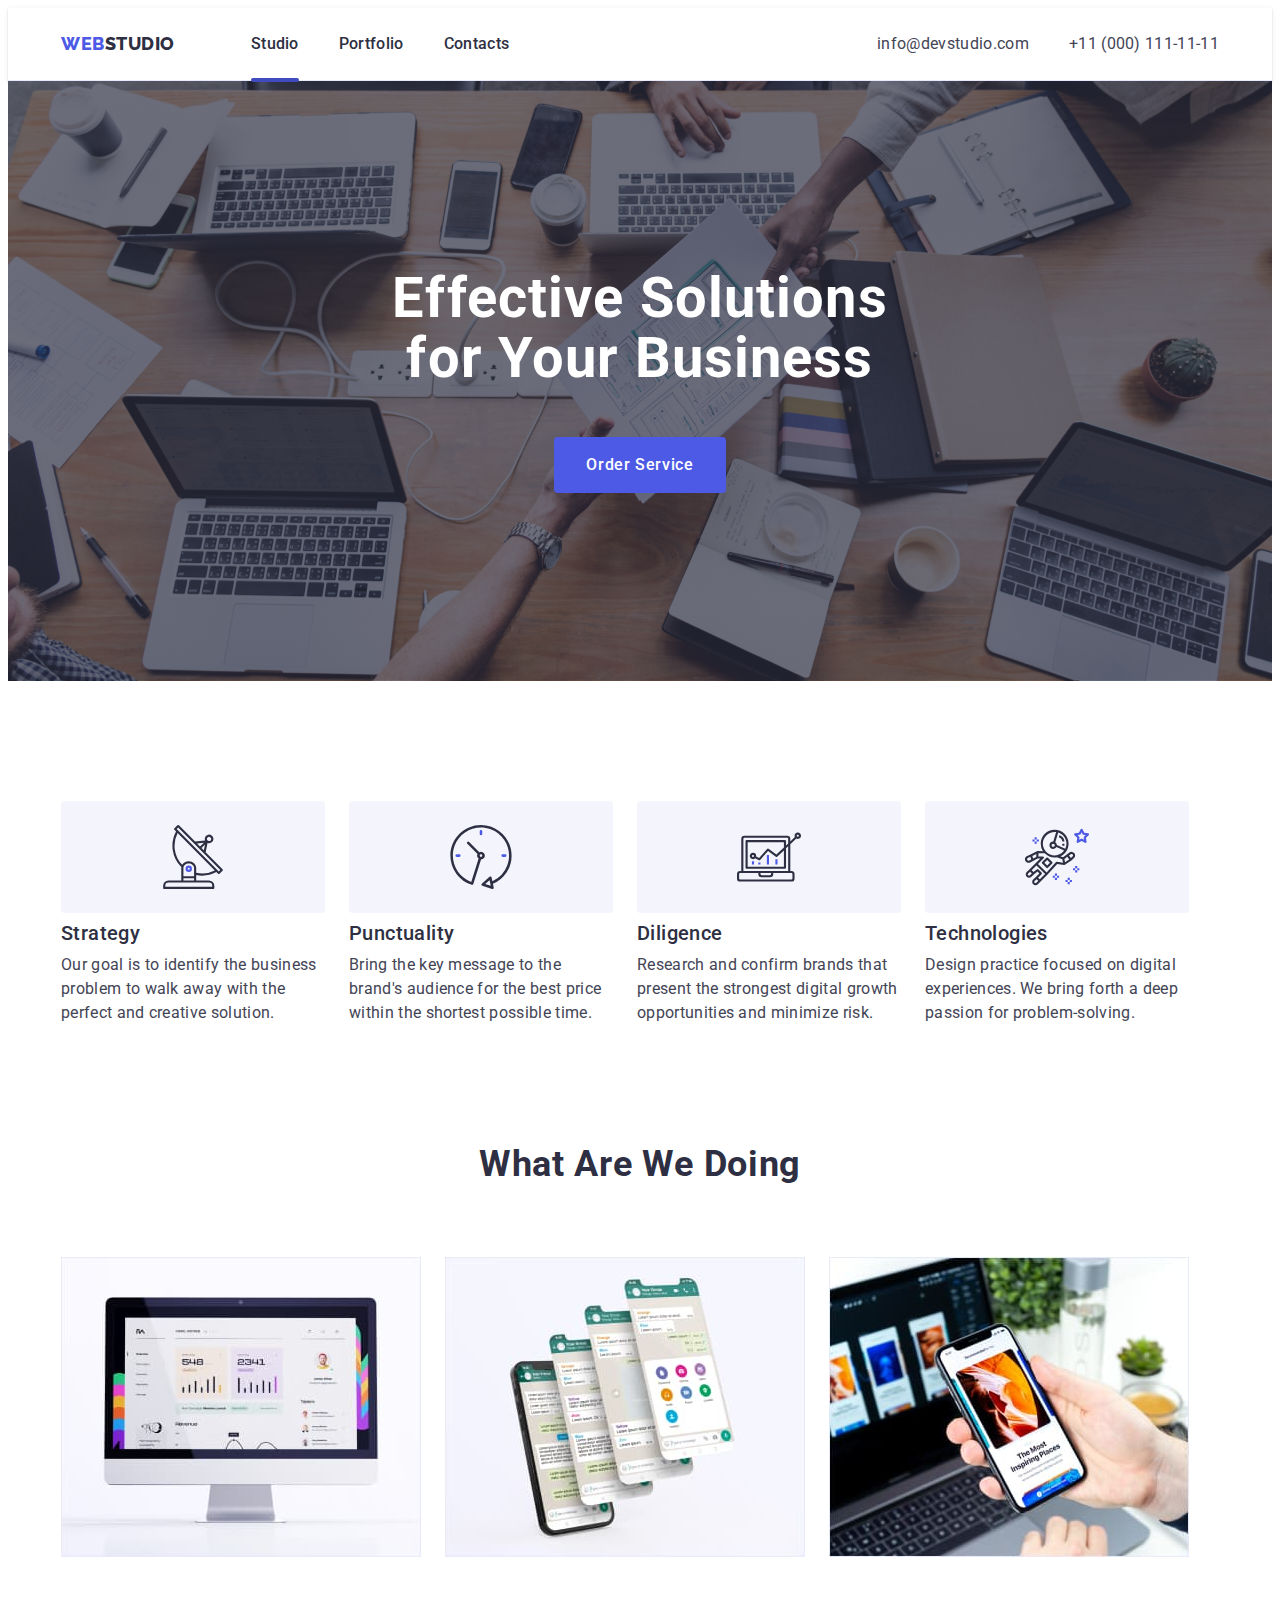
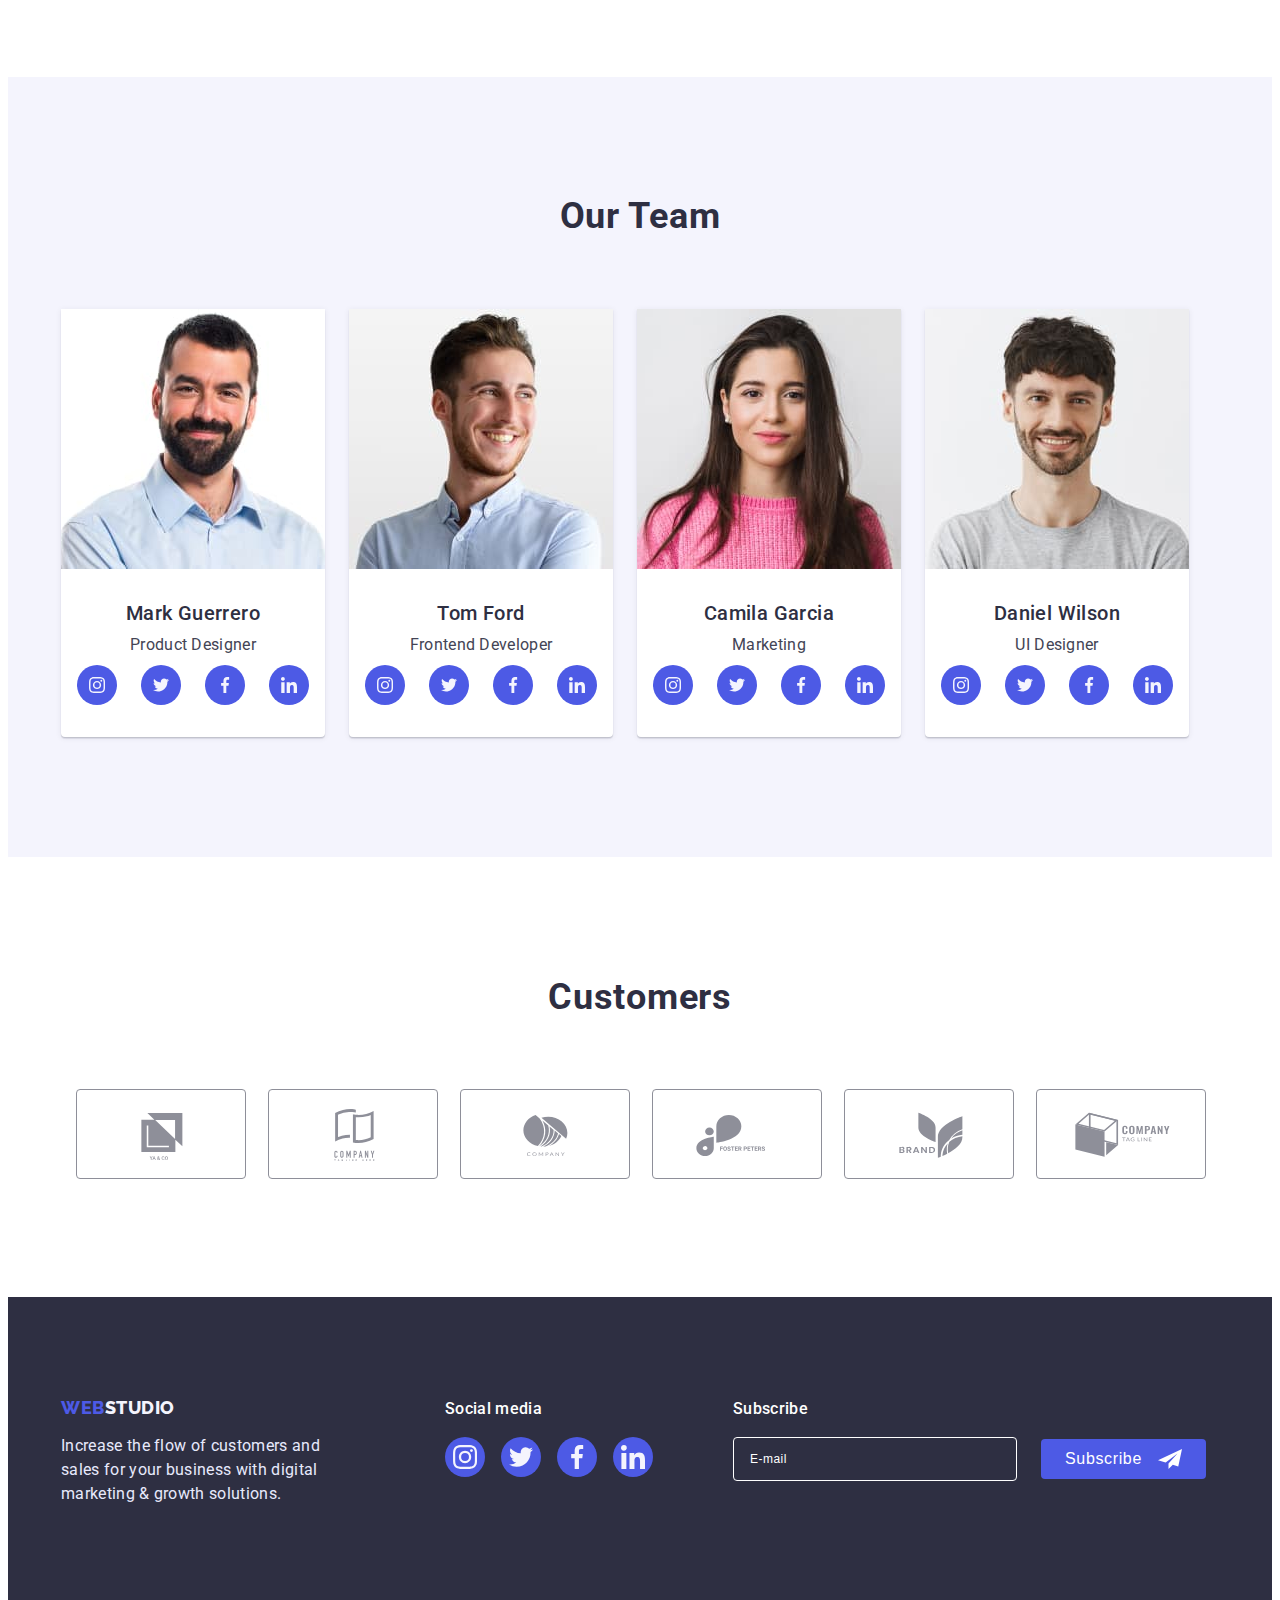
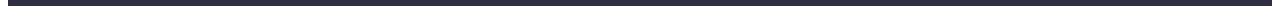
<file: index.html>
<!DOCTYPE html>
<html lang="en">
  <head>
    <meta charset="UTF-8" />
    <meta http-equiv="X-UA-Compatible" content="IE=edge" />
    <meta name="viewport" content="width=device-width, initial-scale=1.0" />
    <title>WEBSTUDIO</title>
    <link rel="preconnect" href="https://fonts.googleapis.com" />
    <link rel="preconnect" href="https://fonts.gstatic.com" crossorigin />
    <link
      href="https://fonts.googleapis.com/css2?family=Raleway:wght@800&family=Roboto:wght@400;500;700;900&display=swap"
      rel="stylesheet"
    />

    <link
      rel="stylesheet"
      href="https://cdnjs.cloudflare.com/ajax/libs/modern-normalize/1.1.0/modern-normalize.min.css"
      integrity="sha512-wpPYUAdjBVSE4KJnH1VR1HeZfpl1ub8YT/NKx4PuQ5NmX2tKuGu6U/JRp5y+Y8XG2tV+wKQpNHVUX03MfMFn9Q=="
      crossorigin="anonymous"
      referrerpolicy="no-referrer"
    />

    <link rel="stylesheet" href="./css/styles.css" />
  </head>

  <body>
    <!-- Site header -->
    <header class="header">
      <div class="container header-container">
        <nav class="header-navigation">
          <a class="logo-top link" href="./index.html">Web<span class="logo-top-second">Studio</span> </a>
          <ul class="header-list list">
            <li class="header-item"><a class="header-link menu-link link act-studio" href="./index.html">Studio</a></li>
            <li class="header-item"><a class="header-link menu-link link" href="./portfolio.html">Portfolio</a></li>
            <li class="header-item"><a class="header-link menu-link link" href="">Contacts</a></li>
          </ul>
        </nav>

        <address class="header-address">
          <ul class="header-address-list list">
            <li class="header-item">
              <a class="header-link adress-info link" href="mailto:info@devstudio.com">info@devstudio.com</a>
            </li>
            <li class="header-item">
              <a class="header-link adress-info link" href="tel:+110001111111">+11 (000) 111-11-11</a>
            </li>
          </ul>
        </address>
      </div>
    </header>

    <main>
      <!-- Hero image -->
      <section class="hero">
        <div class="container">
          <h1 class="hero-title">Effective Solutions for Your Business</h1>
          <button class="hero-botton" type="button" data-modal-open>Order Service</button>
        </div>
      </section>

      <!-- Advantages -->
      <section class="advantage section">
        <div class="container">
          <!--<h2 hidden temporarily -->
          <h2 class="hidden-header visually-hidden">Our advantages</h2>
          <ul class="advantage-list list">
            <li class="advantage-item">
              <div class="icon-box">
                <svg class="icon">
                  <use href="./images/sprite.svg#icon-about-antenna"></use>
                </svg>
              </div>
              <h3 class="advantage-item-title">Strategy</h3>
              <p class="advantage-item-text">
                Our goal is to identify the business problem to walk away with the perfect and creative solution.
              </p>
            </li>
            <li class="advantage-item">
              <div class="icon-box">
                <svg class="icon">
                  <use href="./images/sprite.svg#icon-about-clock"></use>
                </svg>
              </div>
              <h3 class="advantage-item-title">Punctuality</h3>
              <p class="advantage-item-text">
                Bring the key message to the brand's audience for the best price within the shortest possible time.
              </p>
            </li>
            <li class="advantage-item">
              <div class="icon-box">
                <svg class="icon">
                  <use href="./images/sprite.svg#icon-about-diagram"></use>
                </svg>
              </div>
              <h3 class="advantage-item-title">Diligence</h3>
              <p class="advantage-item-text">
                Research and confirm brands that present the strongest digital growth opportunities and minimize risk.
              </p>
            </li>
            <li class="advantage-item">
              <div class="icon-box">
                <svg class="icon">
                  <use href="./images/sprite.svg#icon-about-astronaut"></use>
                </svg>
              </div>
              <h3 class="advantage-item-title">Technologies</h3>
              <p class="advantage-item-text">
                Design practice focused on digital experiences. We bring forth a deep passion for problem-solving.
              </p>
            </li>
          </ul>
        </div>
      </section>

      <!-- What are we doing -->
      <section class="doing">
        <!-- not section only padding-bottom -->
        <!-- section-->
        <div class="container">
          <h2 class="doing-title">What are we doing</h2>
          <ul class="doing-list list">
            <li class="doing-item">
              <img src="./images/img1_we_doing.jpg" alt="Desktop app" width="360" height="300" />
            </li>
            <li class="doing-item">
              <img src="./images/img2_we_doing.jpg" alt="Mobile app" width="360" height="300" />
            </li>
            <li class="doing-item">
              <img src="./images/img3_we_doing.jpg" alt="Design solutions" width="360" height="300" />
            </li>
          </ul>
        </div>
      </section>

      <!-- Our Team -->
      <section class="team section">
        <div class="container">
          <h2 class="team-title">Our Team</h2>
          <ul class="team-list list">
            <li class="team-item">
              <img src="./images/team_card1.jpg" alt="Mark Guerrero's photo" width="264" height="260" />
              <div class="team-item-description">
                <h3 class="team-item-title">Mark Guerrero</h3>
                <p class="team-item-text">Product Designer</p>
                <ul class="team-soc-list list">
                  <li class="team-soc-item">
                    <a href="" class="team-soc-link link">
                      <svg class="team-soc-icon">
                        <use href="./images/sprite.svg#icon-icon-instagram"></use>
                      </svg>
                    </a>
                  </li>
                  <li class="team-soc-item">
                    <a href="" class="team-soc-link link">
                      <svg class="team-soc-icon">
                        <use href="./images/sprite.svg#icon-icon-twitter"></use>
                      </svg>
                    </a>
                  </li>
                  <li class="team-soc-item">
                    <a href="" class="team-soc-link link">
                      <svg class="team-soc-icon">
                        <use href="./images/sprite.svg#icon-icon-facebook"></use>
                      </svg>
                    </a>
                  </li>
                  <li class="team-soc-item">
                    <a href="" class="team-soc-link link">
                      <svg class="team-soc-icon">
                        <use href="./images/sprite.svg#icon-icon-linkedin"></use>
                      </svg>
                    </a>
                  </li>
                </ul>
              </div>
            </li>
            <li class="team-item">
              <img src="./images/team_card2.jpg" alt="Tom Ford's photo" width="264" height="260" />
              <div class="team-item-description">
                <h3 class="team-item-title">Tom Ford</h3>
                <p class="team-item-text">Frontend Developer</p>
                <ul class="team-soc-list list">
                  <li class="team-soc-item">
                    <a href="" class="team-soc-link link">
                      <svg class="team-soc-icon">
                        <use href="./images/sprite.svg#icon-icon-instagram"></use>
                      </svg>
                    </a>
                  </li>
                  <li class="team-soc-item">
                    <a href="" class="team-soc-link link">
                      <svg class="team-soc-icon">
                        <use href="./images/sprite.svg#icon-icon-twitter"></use>
                      </svg>
                    </a>
                  </li>
                  <li class="team-soc-item">
                    <a href="" class="team-soc-link link">
                      <svg class="team-soc-icon">
                        <use href="./images/sprite.svg#icon-icon-facebook"></use>
                      </svg>
                    </a>
                  </li>
                  <li class="team-soc-item">
                    <a href="" class="team-soc-link link">
                      <svg class="team-soc-icon">
                        <use href="./images/sprite.svg#icon-icon-linkedin"></use>
                      </svg>
                    </a>
                  </li>
                </ul>
              </div>
            </li>
            <li class="team-item">
              <img src="./images/team_card3.jpg" alt="Camila Garcia's photo" width="264" height="260" />
              <div class="team-item-description">
                <h3 class="team-item-title">Camila Garcia</h3>
                <p class="team-item-text">Marketing</p>
                <ul class="team-soc-list list">
                  <li class="team-soc-item">
                    <a href="" class="team-soc-link link">
                      <svg class="team-soc-icon">
                        <use href="./images/sprite.svg#icon-icon-instagram"></use>
                      </svg>
                    </a>
                  </li>
                  <li class="team-soc-item">
                    <a href="" class="team-soc-link link">
                      <svg class="team-soc-icon">
                        <use href="./images/sprite.svg#icon-icon-twitter"></use>
                      </svg>
                    </a>
                  </li>
                  <li class="team-soc-item">
                    <a href="" class="team-soc-link link">
                      <svg class="team-soc-icon">
                        <use href="./images/sprite.svg#icon-icon-facebook"></use>
                      </svg>
                    </a>
                  </li>
                  <li class="team-soc-item">
                    <a href="" class="team-soc-link link">
                      <svg class="team-soc-icon">
                        <use href="./images/sprite.svg#icon-icon-linkedin"></use>
                      </svg>
                    </a>
                  </li>
                </ul>
              </div>
            </li>
            <li class="team-item">
              <img src="./images/team_card4.jpg" alt="Daniel Wilson's photo" width="264" height="260" />
              <div class="team-item-description">
                <h3 class="team-item-title">Daniel Wilson</h3>
                <p class="team-item-text">UI Designer</p>
                <ul class="team-soc-list list">
                  <li class="team-soc-item">
                    <a href="" class="team-soc-link link">
                      <svg class="team-soc-icon">
                        <use href="./images/sprite.svg#icon-icon-instagram"></use>
                      </svg>
                    </a>
                  </li>
                  <li class="team-soc-item">
                    <a href="" class="team-soc-link link">
                      <svg class="team-soc-icon">
                        <use href="./images/sprite.svg#icon-icon-twitter"></use>
                      </svg>
                    </a>
                  </li>
                  <li class="team-soc-item">
                    <a href="" class="team-soc-link link">
                      <svg class="team-soc-icon">
                        <use href="./images/sprite.svg#icon-icon-facebook"></use>
                      </svg>
                    </a>
                  </li>
                  <li class="team-soc-item">
                    <a href="" class="team-soc-link link">
                      <svg class="team-soc-icon">
                        <use href="./images/sprite.svg#icon-icon-linkedin"></use>
                      </svg>
                    </a>
                  </li>
                </ul>
              </div>
            </li>
          </ul>
        </div>
      </section>

      <!-- Customers -->
      <section class="customers section">
        <div class="container">
          <h2 class="customers-title">Customers</h2>
          <ul class="customers-list list">
            <li class="customers-item">
              <a href="" class="customers-link link">
                <svg class="customers-icon">
                  <use href="./images/sprite.svg#icon-logo-client1"></use>
                </svg>
              </a>
            </li>
            <li class="customers-item">
              <a href="" class="customers-link link">
                <svg class="customers-icon">
                  <use href="./images/sprite.svg#icon-logo-client2"></use>
                </svg>
              </a>
            </li>
            <li class="customers-item">
              <a href="" class="customers-link link">
                <svg class="customers-icon">
                  <use href="./images/sprite.svg#icon-logo-client3"></use>
                </svg>
              </a>
            </li>
            <li class="customers-item">
              <a href="" class="customers-link link">
                <svg class="customers-icon">
                  <use href="./images/sprite.svg#icon-logo-client4"></use>
                </svg>
              </a>
            </li>
            <li class="customers-item">
              <a href="" class="customers-link link">
                <svg class="customers-icon">
                  <use href="./images/sprite.svg#icon-logo-client5"></use>
                </svg>
              </a>
            </li>
            <li class="customers-item">
              <a href="" class="customers-link link">
                <svg class="customers-icon">
                  <use href="./images/sprite.svg#icon-logo-client6"></use>
                </svg>
              </a>
            </li>
          </ul>
        </div>
      </section>
    </main>

    <!-- Page Footer -->
    <footer class="footer">
      <div class="footer-container container">
        <div class="footer-logo">
          <a class="logo-bottom link" href="./index.html">Web<span class="logo-bottom-second">Studio</span></a>
          <p class="footer-text">
            Increase the flow of customers and sales for your business with digital marketing & growth solutions.
          </p>
        </div>
        <div class="footer-soc-media">
          <p class="footer-media-text">Social media</p>
          <ul class="footer-soc-list list">
            <li class="footer-soc-item">
              <a href="" class="footer-soc-link">
                <svg class="footer-soc-icon" width="24" height="24">
                  <use href="./images/sprite.svg#icon-icon-instagram"></use>
                </svg>
              </a>
            </li>
            <li class="footer-soc-item link">
              <a href="" class="footer-soc-link">
                <svg class="footer-soc-icon" width="24" height="24">
                  <use href="./images/sprite.svg#icon-icon-twitter"></use>
                </svg>
              </a>
            </li>
            <li class="footer-soc-item link">
              <a href="" class="footer-soc-link">
                <svg class="footer-soc-icon" width="24" height="24">
                  <use href="./images/sprite.svg#icon-icon-facebook"></use>
                </svg>
              </a>
            </li>
            <li class="footer-soc-item link">
              <a href="" class="footer-soc-link">
                <svg class="footer-soc-icon" width="24" height="24">
                  <use href="./images/sprite.svg#icon-icon-linkedin"></use>
                </svg>
              </a>
            </li>
          </ul>
        </div>

        <div class="subscribe">
          <p class="subscribe-text">Subscribe</p>
          <form class="subscribe-form">
            <label aria-labelledby="subscribe-email">
              <input type="email" name="user_email" class="subscribe-input" placeholder="E-mail" required />
            </label>
            <button type="submit" class="subscribe-btn">
              <span>Subscribe</span>
              <svg class="subscribe-svg" width="24" height="24">
                <use href="./images/sprite.svg#icon-subscr"></use>
              </svg>
            </button>
          </form>
        </div>

        <!--  <div class="footer-container container"> -->
      </div>
    </footer>

    <!-- Modal window -->
    <div class="backdrop is-hidden" data-modal>
      <!-- <div class="backdrop" data-modal> -->
      <div class="modal">
        <button class="modal-close-btn" type="button" data-modal-close>
          <svg class="close-btn-icon">
            <use href="./images/sprite.svg#icon-close-btn"></use>
          </svg>
        </button>

        <p class="modal-title">Leave your contacts and we will call you back</p>

        <form action="#" class="modal-form">
          <div class="modal-field">
            <label for="user-person" class="input-text">Name</label>
            <div class="input-wrap">
              <input
                type="text"
                name="user-person"
                id="user-person"
                class="modal-input"
                placeholder="Enter name"
                required
              />
              <svg class="modal-icon" width="18" height="18">
                <use href="./images/sprite.svg#icon-person"></use>
              </svg>
            </div>
          </div>

          <div class="modal-field">
            <label for="user-phone" class="input-text">Phone</label>
            <div class="input-wrap">
              <input
                type="tel"
                name="user-phone"
                id="user-phone"
                class="modal-input"
                placeholder="Enter phone"
                required
              />
              <svg class="modal-icon" width="18" height="24">
                <use href="./images/sprite.svg#icon-phone"></use>
              </svg>
            </div>
          </div>

          <div class="modal-field">
            <label for="user-email" class="input-text">Email</label>
            <div class="input-wrap">
              <input
                type="email"
                name="user-email"
                id="user-email"
                class="modal-input"
                placeholder="Enter email"
                required
              />
              <svg class="modal-icon" width="18" height="24">
                <use href="./images/sprite.svg#icon-email"></use>
              </svg>
            </div>
          </div>

          <div class="modal-field comment-text">
            <label class="input-text" for="user-text">Comment</label>
            <textarea name="user-text" id="user-text" class="modal-textarea" placeholder="Text input"></textarea>
          </div>

          <div class="modal-field">
            <input
              type="checkbox"
              name="privacy"
              id="privacy"
              class="input-chech visually-hidden"
              value="true"
              required
            />
            <label for="privacy" class="check-text">
              <span>
                <svg class="check-icon" width="10" height="8">
                  <use href="./images/sprite.svg#icon-checkbox"></use>
                </svg>
              </span>
              I accept the terms and conditions of the &nbsp;
              <a href="">
                <span class="policy">Privacy Policy</span>
              </a>
            </label>
          </div>

          <button type="submit" class="modal-form-batton">Send</button>
        </form>
        <!-- <div class="modal"> -->
      </div>
      <!-- <div class="backdrop" data-modal> -->
    </div>

    <script src="./js/modal.js"></script>
  </body>
</html>
</file>
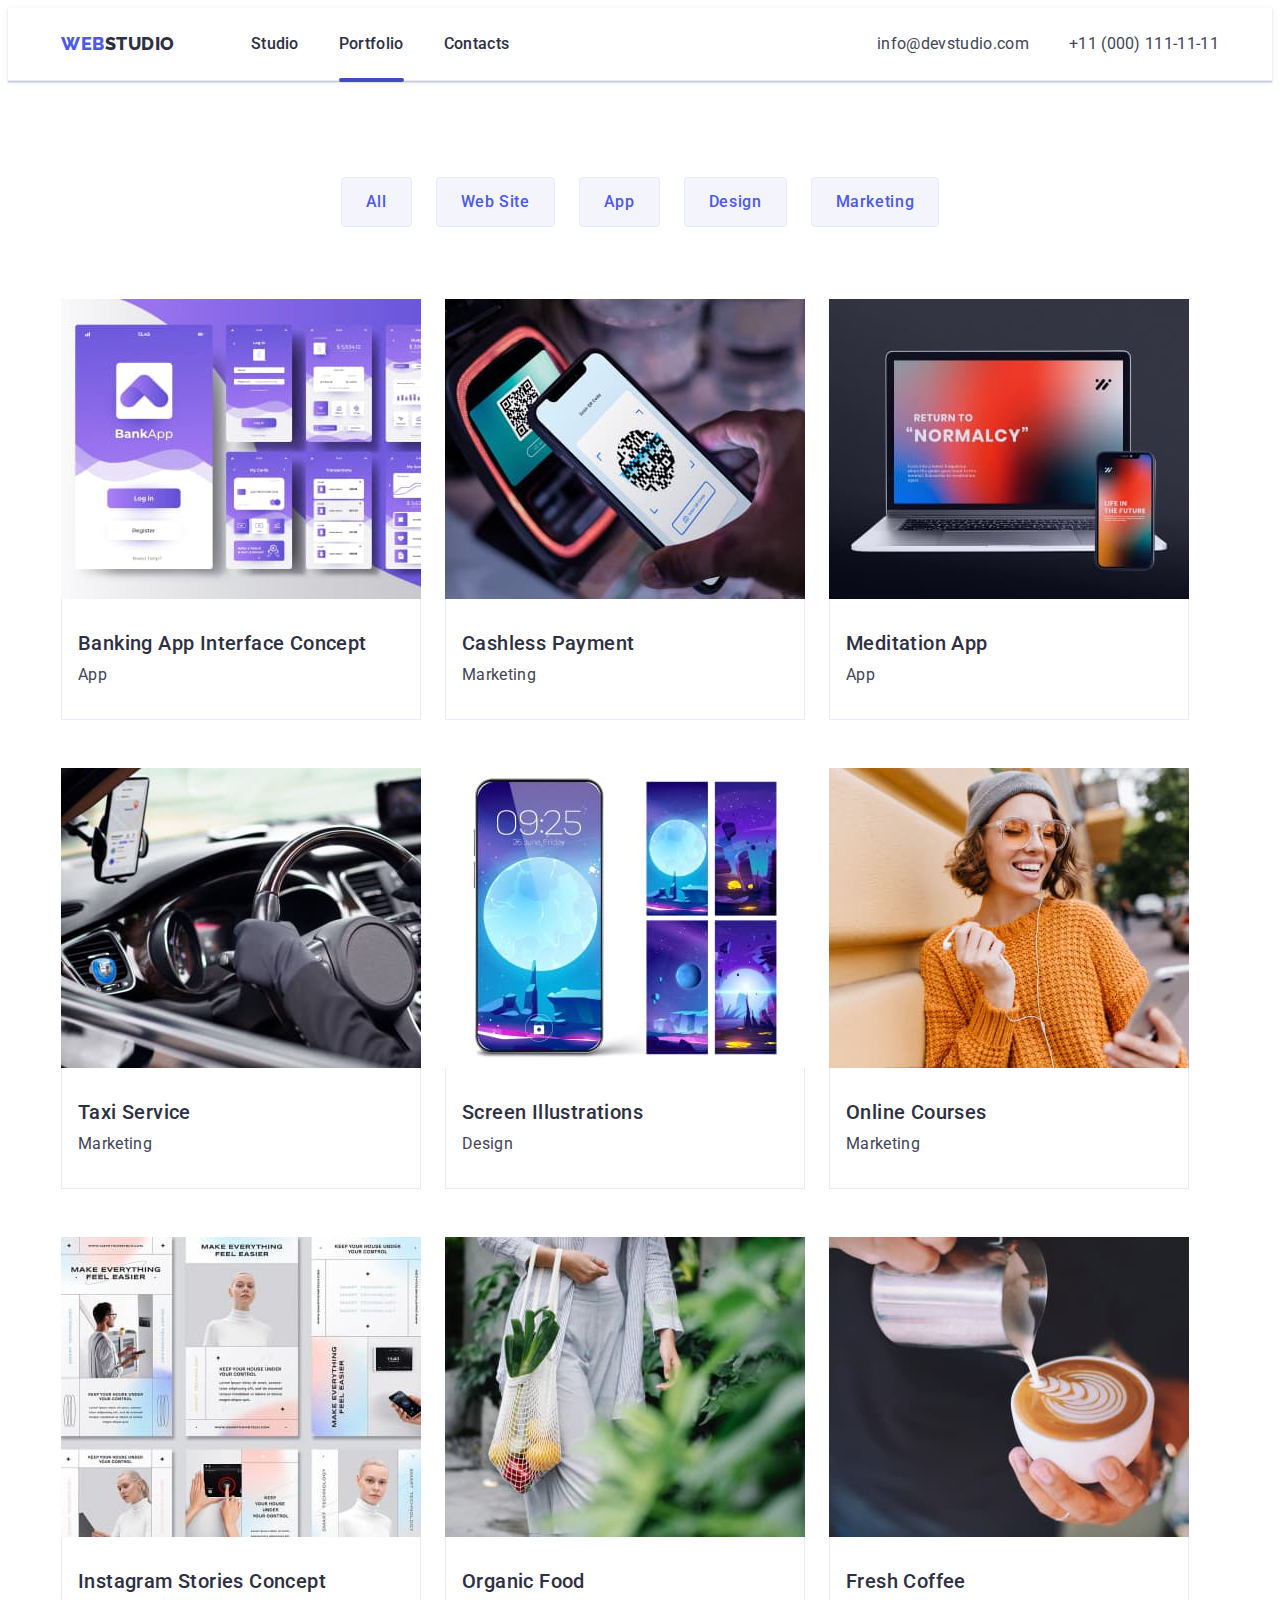
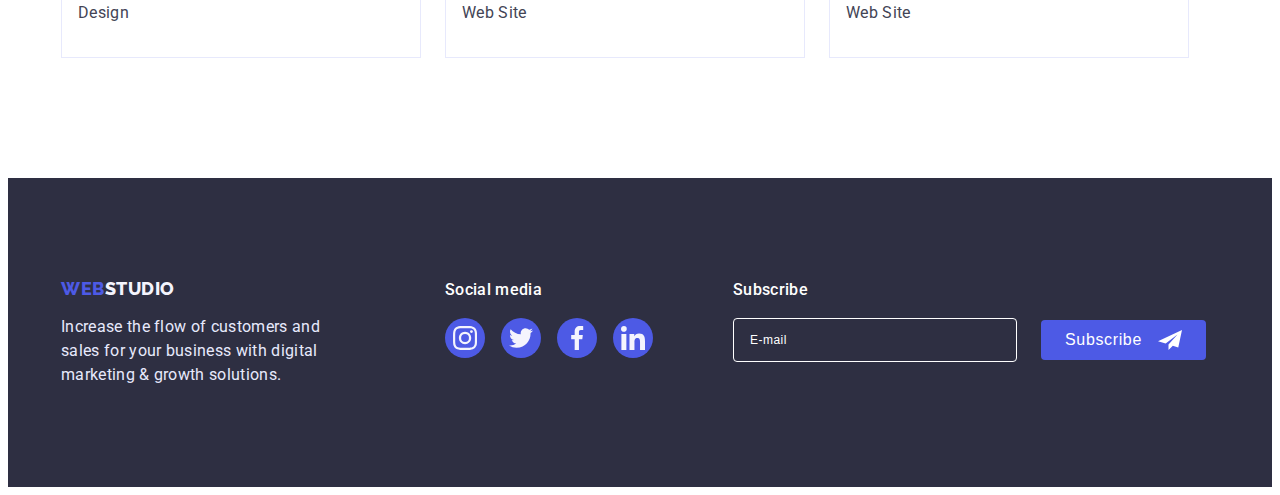
<file: portfolio.html>
<!DOCTYPE html>
<html lang="en">
  <head>
    <meta charset="UTF-8" />
    <meta http-equiv="X-UA-Compatible" content="IE=edge" />
    <meta name="viewport" content="width=device-width, initial-scale=1.0" />
    <title>WEBSTUDIO</title>
    <link rel="preconnect" href="https://fonts.googleapis.com" />
    <link rel="preconnect" href="https://fonts.gstatic.com" crossorigin />
    <link
      href="https://fonts.googleapis.com/css2?family=Raleway:wght@800&family=Roboto:wght@400;500;700;900&display=swap"
      rel="stylesheet"
    />

    <link
      rel="stylesheet"
      href="https://cdnjs.cloudflare.com/ajax/libs/modern-normalize/1.1.0/modern-normalize.min.css"
      integrity="sha512-wpPYUAdjBVSE4KJnH1VR1HeZfpl1ub8YT/NKx4PuQ5NmX2tKuGu6U/JRp5y+Y8XG2tV+wKQpNHVUX03MfMFn9Q=="
      crossorigin="anonymous"
      referrerpolicy="no-referrer"
    />

    <link rel="stylesheet" href="./css/styles.css" />
  </head>
  <body>
    <!-- Site header -->
    <header class="header">
      <div class="container header-container">
        <nav class="header-navigation">
          <a class="logo-top link" href="./index.html">Web<span class="logo-top-second">Studio</span> </a>
          <ul class="header-list list">
            <li class="header-item"><a class="header-link menu-link link" href="./index.html">Studio</a></li>
            <li class="header-item">
              <a class="header-link menu-link link act-portfolio" href="./portfolio.html">Portfolio</a>
            </li>
            <li class="header-item"><a class="header-link menu-link link" href="">Contacts</a></li>
          </ul>
        </nav>

        <address class="header-address">
          <ul class="header-address-list list">
            <li class="header-item">
              <a class="header-link adress-info link" href="mailto:info@devstudio.com">info@devstudio.com</a>
            </li>
            <li class="header-item">
              <a class="header-link adress-info link" href="tel:+110001111111">+11 (000) 111-11-11</a>
            </li>
          </ul>
        </address>
      </div>
    </header>

    <main>
      <!-- Gallery-->
      <section class="gallery">
        <div class="container">
          <!--<h1 hidden temporarily -->
          <h1 hidden class="visually-hidden">Gallery</h1>
          <!-- Menu filters-->
          <ul class="filter-list list">
            <li class="filter-item"><button class="filter-button-text" type="button">All</button></li>
            <li class="filter-item"><button class="filter-button-text" type="button">Web Site</button></li>
            <li class="filter-item"><button class="filter-button-text" type="button">App</button></li>
            <li class="filter-item"><button class="filter-button-text" type="button">Design</button></li>
            <li class="filter-item"><button class="filter-button-text" type="button">Marketing</button></li>
          </ul>
          <ul class="gallary-list list">
            <li class="gallery-item">
              <a class="gallery-link link" href="">
                <div class="overlay-wrap">
                  <img src="./images/img-row1-1.jpg" alt="image banking app interface" width="360" height="300" />
                  <p class="overlay-text">
                    14 Stylish and User-Friendly App Design Concepts · Task Manager App · Calorie Tracker App · Exotic
                    Fruit Ecommerce App · Cloud Storage App
                  </p>
                </div>
                <div class="gallery-item-description">
                  <h2 class="galley-item-titel">Banking App Interface Concept</h2>
                  <p class="gallery-item-text">App</p>
                </div>
              </a>
            </li>
            <li class="gallery-item">
              <a class="gallery-link link" href="">
                <div class="overlay-wrap">
                  <img src="./images/img-row1-2.jpg" alt="image cashless payment" width="360" height="300" />
                  <p class="overlay-text">
                    14 Stylish and User-Friendly App Design Concepts · Task Manager App · Calorie Tracker App · Exotic
                    Fruit Ecommerce App · Cloud Storage App
                  </p>
                </div>
                <div class="gallery-item-description">
                  <h2 class="galley-item-titel">Cashless Payment</h2>
                  <p class="gallery-item-text">Marketing</p>
                </div>
              </a>
            </li>
            <li class="gallery-item">
              <a class="gallery-link link" href="">
                <div class="overlay-wrap">
                  <img src="./images/img-row1-3.jpg" alt="image meditation app" width="360" height="300" />
                  <p class="overlay-text">
                    14 Stylish and User-Friendly App Design Concepts · Task Manager App · Calorie Tracker App · Exotic
                    Fruit Ecommerce App · Cloud Storage App
                  </p>
                </div>
                <div class="gallery-item-description">
                  <h2 class="galley-item-titel">Meditation App</h2>
                  <p class="gallery-item-text">App</p>
                </div>
              </a>
            </li>
            <li class="gallery-link gallery-item">
              <a class="gallery-link link" href="">
                <div class="overlay-wrap">
                  <img src="./images/img-row2-1.jpg" alt="image taxi service" width="360" height="300" />
                  <p class="overlay-text">
                    14 Stylish and User-Friendly App Design Concepts · Task Manager App · Calorie Tracker App · Exotic
                    Fruit Ecommerce App · Cloud Storage App
                  </p>
                </div>
                <div class="gallery-item-description">
                  <h2 class="galley-item-titel">Taxi Service</h2>
                  <p class="gallery-item-text">Marketing</p>
                </div>
              </a>
            </li>
            <li class="gallery-item">
              <a class="gallery-link link" href="">
                <div class="overlay-wrap">
                  <img src="./images/img-row2-2.jpg" alt="image screen illustrations" width="360" height="300" />
                  <p class="overlay-text">
                    14 Stylish and User-Friendly App Design Concepts · Task Manager App · Calorie Tracker App · Exotic
                    Fruit Ecommerce App · Cloud Storage App
                  </p>
                </div>
                <div class="gallery-item-description">
                  <h2 class="galley-item-titel">Screen Illustrations</h2>
                  <p class="gallery-item-text">Design</p>
                </div>
              </a>
            </li>
            <li class="gallery-link gallery-item">
              <a class="link" href="">
                <div class="overlay-wrap">
                  <img src="./images/img-row2-3.jpg" alt="image online courses" width="360" height="300" />
                  <p class="overlay-text">
                    14 Stylish and User-Friendly App Design Concepts · Task Manager App · Calorie Tracker App · Exotic
                    Fruit Ecommerce App · Cloud Storage App
                  </p>
                </div>
                <div class="gallery-item-description">
                  <h2 class="galley-item-titel">Online Courses</h2>
                  <p class="gallery-item-text">Marketing</p>
                </div>
              </a>
            </li>
            <li class="gallery-item">
              <a class="gallery-link link" href="">
                <div class="overlay-wrap">
                  <img src="./images/img-row3-1.jpg" alt="image instagram stories concept" width="360" height="300" />
                  <p class="overlay-text">
                    14 Stylish and User-Friendly App Design Concepts · Task Manager App · Calorie Tracker App · Exotic
                    Fruit Ecommerce App · Cloud Storage App
                  </p>
                </div>
                <div class="gallery-item-description">
                  <h2 class="galley-item-titel">Instagram Stories Concept</h2>
                  <p class="gallery-item-text">Design</p>
                </div>
              </a>
            </li>
            <li class="gallery-item">
              <a class="gallery-link link" href="">
                <div class="overlay-wrap">
                  <img src="./images/img-row3-2.jpg" alt="image organic food" width="360" height="300" />
                  <p class="overlay-text">
                    14 Stylish and User-Friendly App Design Concepts · Task Manager App · Calorie Tracker App · Exotic
                    Fruit Ecommerce App · Cloud Storage App
                  </p>
                </div>
                <div class="gallery-item-description">
                  <h2 class="galley-item-titel">Organic Food</h2>
                  <p class="gallery-item-text">Web Site</p>
                </div>
              </a>
            </li>
            <li class="gallery-item">
              <a class="gallery-link link" href="">
                <div class="overlay-wrap">
                  <img src="./images/img-row3-3.jpg" alt="image fresh coffee" width="360" height="300" />
                  <p class="overlay-text">
                    14 Stylish and User-Friendly App Design Concepts · Task Manager App · Calorie Tracker App · Exotic
                    Fruit Ecommerce App · Cloud Storage App
                  </p>
                </div>
                <div class="gallery-item-description">
                  <h2 class="galley-item-titel">Fresh Coffee</h2>
                  <p class="gallery-item-text">Web Site</p>
                </div>
              </a>
            </li>
          </ul>
        </div>
      </section>
    </main>

    <!-- Page Footer -->
    <footer class="footer">
      <div class="footer-container container">
        <div class="footer-logo">
          <a class="logo-bottom link" href="./index.html">Web<span class="logo-bottom-second">Studio</span></a>
          <p class="footer-text">
            Increase the flow of customers and sales for your business with digital marketing & growth solutions.
          </p>
        </div>
        <div class="footer-soc-media">
          <p class="footer-media-text">Social media</p>
          <ul class="footer-soc-list list">
            <li class="footer-soc-item">
              <a href="" class="footer-soc-link">
                <svg class="footer-soc-icon" width="24" height="24">
                  <use href="./images/sprite.svg#icon-icon-instagram"></use>
                </svg>
              </a>
            </li>
            <li class="footer-soc-item link">
              <a href="" class="footer-soc-link">
                <svg class="footer-soc-icon" width="24" height="24">
                  <use href="./images/sprite.svg#icon-icon-twitter"></use>
                </svg>
              </a>
            </li>
            <li class="footer-soc-item link">
              <a href="" class="footer-soc-link">
                <svg class="footer-soc-icon" width="24" height="24">
                  <use href="./images/sprite.svg#icon-icon-facebook"></use>
                </svg>
              </a>
            </li>
            <li class="footer-soc-item link">
              <a href="" class="footer-soc-link">
                <svg class="footer-soc-icon" width="24" height="24">
                  <use href="./images/sprite.svg#icon-icon-linkedin"></use>
                </svg>
              </a>
            </li>
          </ul>
        </div>

        <div class="subscribe">
          <p class="subscribe-text">Subscribe</p>
          <form class="subscribe-form">
            <label aria-labelledby="subscribe-email">
              <input type="email" name="user_email" class="subscribe-input" placeholder="E-mail" required />
            </label>
            <button type="submit" class="subscribe-btn">
              <span>Subscribe</span>
              <svg class="subscribe-svg" width="24" height="24">
                <use href="./images/sprite.svg#icon-subscr"></use>
              </svg>
            </button>
          </form>
        </div>

      <!-- <div class="footer-container container"> -->
      </div>
    </footer>
  </body>
</html>
</file>
<file: css/styles.css>
:root {
  --main-hero-color: #2e2f42;
  --main-text-color: #434455;
  --main-background-color: #ffffff;
  --second-text-color: #ffffff;
  --color-btn-normal: #4d5ae5;
  --color-btn-hover: #404bbf;
  --color-icon-normal: #8e8f99;
  --color-icon-hover: #404bbf;
  --transition-duration-func: 250ms cubic-bezier(0.4, 0, 0.2, 1);
  --color-text-overlay: #f4f4fd;
  --footer-background-color: #2e2f42;
}

p,
h1,
h2,
h3,
h4,
h5,
h6 {
  margin: 0;
}

ul {
  margin: 0;
  padding-left: 0;
}

button {
  cursor: pointer;
}

address {
  font-style: normal;
}

img {
  display: block;
}

.list {
  list-style: none;
}

.link {
  text-decoration: none;
  font-style: normal;
}

body {
  font-family: "Roboto", sans-serif;
  font-style: normal;
  background-color: var(--main-background-color);
  color: var(-main-text-color);
}

.container {
  width: 1158px;
  padding-left: 15px;
  padding-right: 15px;
  margin: 0 auto;
  /* outline: 2px solid red; */
}

.section {
  padding-top: 120px;
  padding-bottom: 120px;
}

/* --------- HEADER ----------------------------------------- */

.header {
  background-color: #ffffff;
  padding-top: 24px;
  padding-bottom: 24px;
  border-bottom: 1px solid #e7e9fc;
  box-shadow: 0px 2px 1px rgba(46, 47, 66, 0.08), 0px 1px 1px rgba(46, 47, 66, 0.16), 0px 1px 6px rgba(46, 47, 66, 0.08);
}

.header-container {
  display: flex;
  align-items: center;
}

.header-navigation {
  display: flex;
  align-items: center;
  margin-right: auto;
}

.header-list {
  display: flex;
  gap: 40px;
}

.header-list {
  display: flex;
  align-items: center;
}

.logo-top {
  text-decoration: none;
}

.logo-top {
  font-family: "Raleway", sans-serif;
  font-weight: 800;
  font-size: 18px;
  line-height: 1.17;
  letter-spacing: 0.03em;
  text-transform: uppercase;
  color: #4d5ae5;
  font-style: normal;
}

.logo-top-second {
  color: #2e2f42;
  margin-right: 76px;
}

.header-address {
  font-style: normal;
}

.header-address-list {
  display: flex;
  align-items: center;
  gap: 40px;
}

.header-link {
  font-weight: 500;
  font-size: 16px;
  line-height: calc(24 / 16);
  letter-spacing: 0.02em;
  color: #2e2f42;
  transition: color var(--transition-duration-func);
}

.header-link:hover,
.header-link:focus,
.header-link:active {
  color: #404bbf;
}

.menu-link {
  /* padding: 0 20px; */
  display: block;
  position: relative;
}
.menu-link::after {
  content: "";

  position: absolute;
  left: 0;
  bottom: 0;

  display: block;
  width: 100%;
  height: 4px;
  top: 46px;
  background: var(--color-icon-hover);
  border-radius: 2px;

  /* display: none; */
  opacity: 0;
  transition: opacity 250ms;
}

.act-studio::after,
.act-portfolio::after,
.act-contacts::after {
  opacity: 1;
}

/* display: block; */
/* .menu-link:hover::after {
  opacity: 1;
} */

.adress-info {
  font-weight: 400;
  font-size: 16px;
  line-height: (24/16);
  letter-spacing: 0.02em;
  color: #434455;
}

/* --------- HERO ----------------------------------------- */

.hero {
  background: var(--main-hero-color);
  padding-top: 188px;
  padding-bottom: 188px;
  text-align: center;

  max-width: 1440px;
  /* height: 600px; */
  margin-left: auto;
  margin-right: auto;
  background-image: linear-gradient(rgba(46, 47, 66, 0.7), rgba(46, 47, 66, 0.7)), url(../images/hero.jpg);
  background-repeat: no-repeat;
  background-position: center;
  background-size: cover;
}

.hero-title {
  font-weight: 700;
  font-size: 56px;
  line-height: 1.07;
  text-align: center;
  letter-spacing: 0.02em;
  color: #ffffff;
  width: 496px;
  margin-bottom: 48px;
  margin-left: auto;
  margin-right: auto;
}

.hero-botton {
  font-family: "Roboto", sans-serif;
  font-weight: 500;
  font-size: 16px;
  line-height: calc(24 / 16);
  align-items: center;
  letter-spacing: 0.04em;
  color: #ffffff;
  background: #4d5ae5;
  padding: 16px 32px;
  border-radius: 4px;
  border: none;
  transition: color var(--transition-duration-func), background-color var(--transition-duration-func);
}

.hero-botton:hover,
.hero-botton:focus {
  background-color: #404bbf;
  cursor: pointer;
}

/* --------- ADVANTEGE ----------------------------------------- */

.icon-box {
  background: #f4f4fd;
  border-radius: 4px;
  height: 112px;
  width: 264px;
  /* padding: 24px 100px; */
  margin-bottom: 8px;
  display: flex;
  justify-content: center;
  align-items: center;
}

.icon-box > .icon {
  width: 64px;
  height: 64px;
}

.advantage-list {
  display: flex;
  gap: 24px;
}

.visually-hidden {
  position: absolute;
  width: 1px;
  height: 1px;
  margin: -1px;
  border: 0;
  padding: 0;
  white-space: nowrap;
  clip-path: inset(100%);
  clip: rect(0 0 0 0);
  overflow: hidden;
}

.advantage-item {
  /* padding-top: 120px; */
  width: 264px;
  text-align: left;
  flex-basis: calc((100%-72px) / 4);
}

.advantage-item-title {
  font-weight: 500;
  font-size: 20px;
  line-height: calc(24 / 20);
  letter-spacing: 0.02em;
  /* NAVY BLUE */
  color: #2e2f42;
  margin-bottom: 8px;
}
.advantage-item-text {
  font-weight: 400;
  font-size: 16px;
  line-height: calc(24 / 16);
  letter-spacing: 0.02em;
  /* SLATE */
  color: #434455;
}

/* --------- DOING  ----------------------------------------- */

.doing {
  padding-bottom: 120px;
}

.doing-list {
  display: flex;
  flex-wrap: wrap;
  gap: 24px;
}

.doing-item {
  flex-basis: auto;
}

.doing-title {
  font-weight: 700;
  font-size: 36px;
  line-height: 1.11;
  text-align: center;
  letter-spacing: 0.02em;
  text-transform: capitalize;
  /* NAVY BLUE */
  color: #2e2f42;
  margin-bottom: 72px;
}

/* --------- TEAM  ----------------------------------------- */

.team {
  /* CLOUD */
  background-color: #f4f4fd;
}

.team-list {
  display: flex;
  flex-wrap: wrap;
  gap: 24px;
}

.team-title {
  font-weight: 700;
  font-size: 36px;
  line-height: 1.11;
  text-align: center;
  letter-spacing: 0.02em;
  text-transform: capitalize;
  color: #2e2f42;
  margin-bottom: 72px;
}

.team-item {
  background-color: #ffffff;
  box-shadow: 0px 1px 6px rgba(46, 47, 66, 0.08), 0px 1px 1px rgba(46, 47, 66, 0.16), 0px 2px 1px rgba(46, 47, 66, 0.08);
  border-radius: 0px 0px 4px 4px;
}

.team-item-description {
  padding-top: 32px;
  padding-bottom: 32px;
  padding-left: 16px;
  padding-right: 16px;
}

.team-item-title {
  font-weight: 500;
  font-size: 20px;
  line-height: calc(24 / 20);
  text-align: center;
  letter-spacing: 0.02em;
  color: #2e2f42;
  background-color: #ffffff;
  /* margin-top: 32px; */
  margin-bottom: 8px;
}
.team-item-text {
  font-weight: 400;
  font-size: 16px;
  line-height: calc(24 / 16);
  text-align: center;
  letter-spacing: 0.02em;
  color: #434455;
  background-color: #ffffff;
  margin-bottom: 8px;
}

/* soc link */

.team-soc-list {
  display: flex;
  justify-content: center;
  gap: 24px;
}

.team-soc-item {
  width: 40px;
  height: 40px;
}

.team-soc-link {
  width: 100%;
  height: 100%;
  border-radius: 50%;
  /* background-color: #4d5ae5; */
  background-color: var(--color-btn-normal);
  /* display: inline-block; */
  display: flex;
  align-items: center;
  justify-content: center;
  transition: background-color var(--transition-duration-func);
}

.team-soc-link:hover {
  background-color: var(--color-btn-hover);
}

.team-soc-icon {
  width: 16px;
  height: 16px;
  fill: #f4f4fd;
  /* fill: #ffffff; */
  /* fill: red */
}

/* --------- CUSTOMERS --------------------------------------- */

.containers {
  background-color: var(--main-background-color);
}
.customers-title {
  font-weight: 700;
  font-size: 36px;
  line-height: calc(40 / 36);
  text-align: center;
  letter-spacing: 0.02em;
  text-transform: capitalize;
  margin-bottom: 72px;
  color: #2e2f42;
}

.customers-list {
  display: flex;
  justify-content: center;
  gap: 24px;
}

.customers-item {
  width: 168px;
  height: 88px;
  /* outline: 1px solid red; */
}

.customers-link {
  width: 100%;
  height: 100%;
  /* border: 1px solid #8e8f99; */
  border: 1px solid var(--color-icon-normal);
  border-radius: 4px;
  display: flex;
  align-items: center;
  justify-content: center;
  transform: border var(--transition-duration-func);
}

.customers-icon {
  width: 104px;
  height: 56px;
  /* fill: red; */
  /* fill: #8e8f99; */
  fill: var(--color-icon-normal);
  transition: fill var(--transition-duration-func);
}

.customers-link:hover,
.customers-link:focus {
  /* border: 1px solid #404bbf; */
  border: 1px solid var(--color-icon-hover);
}

/* .customers-icon:hover,
.customers-icon:focus {
  fill: #404bbf;
} */
.customers-link:hover > .customers-icon,
.customers-link:focus > .customers-icon {
  /* fill: #404bbf; */
  fill: var(--color-icon-hover);
}

/* --------- FOOTER  ----------------------------------------- */

.footer {
  background-color: #2e2f42;
  padding-top: 100px;
  padding-bottom: 100px;

  display: flex;
}

.footer-container {
  display: flex;
  justify-content: ;
  /* flex-wrap: wrap; */
  /* margin-left: auto; */
}

.footer-logo {
  /* display: flax; */
  margin-right: 120px;
}

.logo-bottom {
  text-decoration: none;
}

.logo-bottom {
  font-family: "Raleway", sans-serif;
  font-weight: 800;
  font-size: 18px;
  line-height: 1.17;
  letter-spacing: 0.03em;
  text-transform: uppercase;
  color: #4d5ae5;
  font-style: normal;
}

.logo-bottom-second {
  color: #f4f4fd;
}

.footer-text {
  font-weight: 400;
  font-size: 16px;
  line-height: calc(24 / 16);
  letter-spacing: 0.02em;
  color: #e7e9fc;
  width: 264px;
  margin-top: 16px;
}

.footer-soc-media {
  margin-right: 80px;
}

.footer-media-text {
  font-weight: 500;
  font-size: 16px;
  line-height: calc(24 / 16);
  letter-spacing: 0.02em;
  color: var(--second-text-color);
  margin-bottom: 16px;
}

.footer-soc-list {
  display: flex;
  justify-content: center;
  gap: 16px;
}

.footer-soc-item {
  width: 40px;
  height: 40px;
}

.footer-soc-link {
  width: 100%;
  height: 100%;
  /* width: 40px;
  height: 40px; */
  border-radius: 50%;
  background-color: var(--color-btn-normal);
  display: flex;
  /* display: block; */
  align-items: center;
  justify-content: center;
  transition: background-color var(--transition-duration-func);
}

.footer-soc-icon {
  width: 24px;
  height: 24px;
  fill: #f4f4fd;
}

.footer-soc-link:hover,
.footer-soc-link:focus {
  background-color: #31d0aa;
}

/* --- SUBSCRIBE FORM IN FOOTER  ----  */
.subscribe {
  display: flex;
  flex-direction: column;
}

.subscribe-text {
  font-weight: 500;
  font-size: 16px;
  line-height: calc(24 / 16);
  letter-spacing: 0.02em;
  color: var(--second-text-color);
  margin-bottom: 16px;
}

.subscribe-form {
  display: flex;
  gap: 24px;
}

.subscribe-input {
  width: 264px;
  height: 40px;
  padding-left: 16px;
  font-weight: 400;
  font-size: 12px;
  line-height: 24px;
  align-items: center;
  letter-spacing: 0.04em;
  outline: 0;
  border: 1px solid #ffffff;
  /* filter: drop-shadow(0px 4px 4px rgba(0, 0, 0, 0.15)); */
  border-radius: 4px;
  color: var(--second-text-color);
  background-color: var(--footer-background-color);
}

.subscribe-input::placeholder {
  color: var(--second-text-color);
}

.subscribe-btn {
  display: flex;
  justify-content: center;
  align-items: center;
  gap: 16px;
  min-width: 165px;
  height: 40px;
  padding: 8px 24px;
  align-self: center;
  font-weight: 500;
  font-size: 16px;
  line-height: 1.5;
  letter-spacing: 0.04em;
  background-color: var(--color-btn-normal);
  border: 0;
  border-radius: 4px;
  color: var(--second-text-color);
  fill: var(--second-text-color);
  transition: background-color var(--transition-duration-func);
}

.subscribe-btn:hover,
.subscribe-btn:focus {
  background-color: var(--color-btn-hover);
}

/* --------- FILTER  ----------------------------------------- */

.filter-button-text {
  font-family: "Roboto", sans-serif;
  font-weight: 500;
  font-size: 16px;
  line-height: 1.5;
  align-items: center;
  letter-spacing: 0.04em;
  color: #4d5ae5;
  background-color: #f4f4fd;
  border-style: none;

  border: 1px solid #e7e9fc;
  border-radius: 4px;
  padding: 12px 24px;
  transition: color var(--transition-duration-func), background-color var(--transition-duration-func),
    box-shadow var(--transition-duration-func);
}

.filter-button-text:hover,
.filter-button-text:focus {
  color: #ffffff;
  background-color: #404bbf;
  /* border: 1px solid #404bbf; */
  border-color: transparent;
  cursor: pointer;
  box-shadow: 0px 3px 1px rgba(0, 0, 0, 0.1), 0px 2px 1px rgba(0, 0, 0, 0.08), 0px 2px 2px rgba(0, 0, 0, 0.12);
}

/* --------- GALLERY  ----------------------------------------- */

.gallery {
  padding-top: 96px;
  padding-bottom: 120px;
}

.filter-list {
  display: flex;
  flex-wrap: wrap;
  gap: 24px;
  margin-bottom: 72px;
  justify-content: center;
}

.gallary-list {
  display: flex;
  flex-wrap: wrap;
  gap: 48px 24px;
}

.gallery-list li {
  width: calc((100% - 48px) / 3);
  transition: box-shadow var(--transition-duration-func);
}

.gallery-item-description {
  /* padding: 32px auto 32px 16px; */
  padding-top: 32px;
  padding-right: auto;
  padding-bottom: 32px;
  padding-left: 16px;
  border: 1px solid #e7e9fc;
  border-top: none;
}

.galley-item-titel {
  font-weight: 500;
  font-size: 20px;
  line-height: 1.2;
  letter-spacing: 0.02em;
  color: #2e2f42;
  /* margin-top: 32px; */
  /* margin-left: 16px; */
  margin-bottom: 8px;
  /* text-align: left; */
}
.gallery-item-text {
  font-weight: 400;
  font-size: 16px;
  line-height: calc(24 / 16);
  letter-spacing: 0.02em;
  color: #434455;
  /* margin-left: 16px; */
  /* text-align: left; */
}

.gallery-link {
  display: block;
}

.gallery-link:hover,
.gallery-link:focus {
  box-shadow: 0px 1px 6px rgba(46, 47, 66, 0.08), 0px 1px 1px rgba(46, 47, 66, 0.16), 0px 2px 1px rgba(46, 47, 66, 0.08);
}

/* .gallery-item {
  position: relative;
} */

.overlay-wrap {
  position: relative;
  overflow: hidden;
}

.overlay-text {
  position: absolute;
  top: 0;
  font-weight: 400;
  font-size: 16px;
  line-height: calc(24 / 16);
  letter-spacing: 0.02em;
  color: var(--color-text-overlay);
  background-color: var(--color-btn-normal);
  padding: 40px 32px;
  height: 100%;
  transform: translateY(100%);
  transition: transform var(--transition-duration-func);
}

.gallery-item:hover .overlay-text {
  transform: translate(0);
}

/* --------- MODAL WINDOWS ----------------------------------------- */

.backdrop {
  position: fixed;
  top: 0;
  width: 100%;
  height: 100%;
  background-color: rgba(46, 47, 66, 0.4);
  /* transition: opacity 250ms linear, visibility 250ms linear; */
  /* transition: opacity 250ms cubic-bezier(0.4, 0, 0.2, 1), visibility 250ms cubic-bezier(0.4, 0, 0.2, 1); */
  transition: opacity var(--transition-duration-func), visibility var(--transition-duration-func);
}

.modal {
  width: 408px;
  min-height: 584px;
  background-color: #fcfcfc;
  box-shadow: 0px 1px 1px rgba(0, 0, 0, 0.14), 0px 1px 3px rgba(0, 0, 0, 0.12), 0px 2px 1px rgba(0, 0, 0, 0.2);
  border-radius: 4px;
  position: absolute;
  top: 50%;
  left: 50%;
  transform: translate(-50%, -50%) scale(1);
  /* transition: 250ms linear; */
  /* transition: transform 250ms cubic-bezier(0.4, 0, 0.2, 1); */
  transition: transform var(--transition-duration-func);
  padding: 72px 24px 24px;
}

.backdrop.is-hidden .modal {
  transform: translate(-50%, -50%) scale(0);
}

.modal-close-btn {
  width: 24px;
  height: 24px;
  background-color: #e7e9fc;
  border: 1px solid rgba(0, 0, 0, 0.1);
  border-radius: 50%;
  display: flex;
  align-items: center;
  justify-content: center;
  border-color: #e7e9fc;

  position: absolute;
  top: 24px;
  right: 24px;

  /* display: block;
  margin-left: auto; */
}

.close-btn-icon {
  width: 8px;
  height: 8px;
  fill: #2e2f42;
}

.is-hidden {
  opacity: 0;
  visibility: hidden;
  pointer-events: none;
}

.modal-close-btn:hover,
.modal-close-btn:focus {
  background-color: var(--color-icon-hover);
  border: 1p x solid var(--color-icon-hover);
}

.modal-close-btn:hover > .close-btn-icon,
.modal-close-btn:focus > .close-btn-icon {
  fill: #ffffff;
}

/* ---------FORM for MODAL WINDOWS --------- */

.modal-title {
  font-weight: 500;
  font-size: 16px;
  line-height: calc(24 / 16);
  text-align: center;
  margin-bottom: 16px;
}

.modal-field {
  margin-bottom: 8px;
}

.comment-text {
  margin-bottom: 16px;
}

.input-wrap {
  position: relative;
}

.modal-input {
  width: 100%;
  height: 40px;
  border: 1px solid rgba(46, 47, 66, 0.4);
  border-radius: 4px;
  /* margin-bottom: 8px; */
  outline: transparent;
  font-size: 12px;
  color: #2e2f42;
  background: #fcfcfc;
  padding-left: 38px;
  transition: border-color var(--transition-duration-func), fill var(--transition-duration-func);
}

.modal-input:focus {
  border-color: var(--color-btn-normal);
}
.modal-input:focus + .modal-icon {
  fill: var(--color-btn-normal);
}

.modal-icon {
  position: absolute;
  left: 16px;
  top: 50%;
  transform: translateY(-50%);
}

.modal-input::placeholder {
  font-size: 12px;
  line-height: calc(14 / 12);
  letter-spacing: 0.04em;
  color: rgba(46, 47, 66, 0.4);
}

.input-text {
  display: inline-block;
  font-weight: 400;
  font-size: 12px;
  line-height: calc(14 / 12);
  letter-spacing: 0.01em;
  color: #8e8f99;
  margin-bottom: 4px;
}

.modal-textarea {
  width: 100%;
  height: 120px;
  outline: transparent;
  border: 1px solid rgba(46, 47, 66, 0.4);
  border-radius: 4px;
  font-weight: 400;
  font-size: 12px;
  line-height: calc(14 / 12);
  letter-spacing: 0.04em;
  padding: 8px 16px;
  resize: none;
}

.modal-textarea::placeholder {
  font-size: 12px;
  line-height: calc(14 / 12);
  letter-spacing: 0.04em;
  color: rgba(46, 47, 66, 0.4);
}

.modal-textarea:focus {
  border-color: var(--color-btn-normal);
}

.check-text {
  font-size: 12px;
  display: flex;
  align-items: center;

  font-weight: 400;
  font-size: 12px;
  line-height: 14px;
  letter-spacing: 0.04em;
  color: #8e8f99;

  margin-bottom: 24px;
}

.check-text > span {
  width: 16px;
  height: 16px;
  border: 1px solid rgba(46, 47, 66, 0.4);
  border-radius: 2px;
  margin-right: 8px;
  display: flex;
  align-items: center;
  justify-content: center;
  fill: transparent;
}

.input-chech:checked + .check-text > span {
  background-color: var(--color-btn-hover);
  border: none;
  fill: #f4f4f4;
}

.input-chech:focus + .check-text span {
  border-color: #4d5ae5;
}

.policy {
  color: var(--color-btn-normal);
}

/* --- BATTON SEND ----  */
.modal-form-batton {
  display: block;
  margin: 0 auto;
  width: 169px;
  align-self: center;
  font-weight: 500;
  font-size: 16px;
  line-height: 1.5;
  letter-spacing: 0.04em;
  color: var(--second-text-color);
  background: var(--color-btn-normal);
  padding: 16px 32px;
  border-radius: 4px;
  border: 0;
  box-shadow: 0px 4px 4px rgba(0, 0, 0, 0.15);
  transition: background-color var(--transition-duration-func);
}

.modal-form-batton:hover {
  background-color: var(--color-btn-hover);
}
</file>
